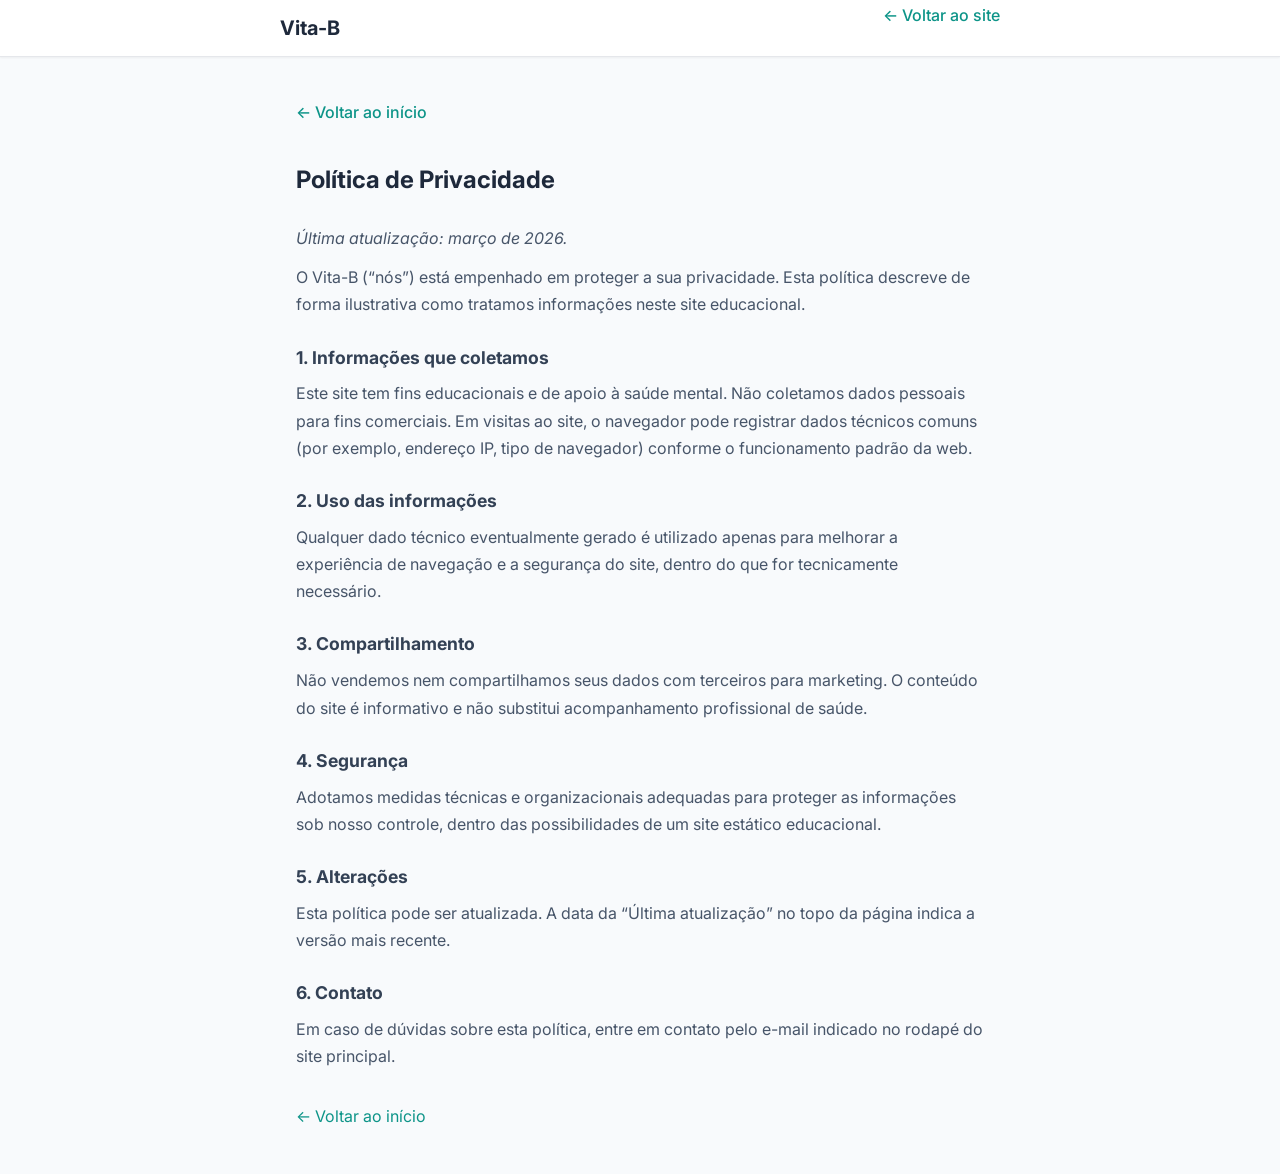
<file: site bournout/politica.html>
<!DOCTYPE html>
<html lang="pt-BR">
<head>
    <meta charset="UTF-8">
    <meta name="viewport" content="width=device-width, initial-scale=1.0, viewport-fit=cover">
    <meta name="theme-color" content="#0d9488">
    <title>Política de Privacidade - Vita-B</title>
    <style>
        @import url('https://fonts.googleapis.com/css2?family=Inter:wght@400;500;600;700&display=swap');
        * { margin: 0; padding: 0; box-sizing: border-box; }
        body { font-family: 'Inter', sans-serif; background: #f8fafc; color: #475569; line-height: 1.7; -webkit-text-size-adjust: 100%; }
        a { color: #0d9488; text-decoration: none; }
        a:hover { text-decoration: underline; }
        nav {
            background: #fff;
            box-shadow: 0 1px 2px rgba(0,0,0,.05);
            border-bottom: 1px solid #e5e7eb;
            padding: 0 1rem;
        }
        nav .container {
            max-width: 720px;
            margin: 0 auto;
            display: flex;
            align-items: center;
            justify-content: space-between;
            height: 56px;
        }
        nav .logo { font-weight: 700; font-size: 1.25rem; color: #1e293b; }
        main { max-width: 720px; margin: 0 auto; padding: 2rem 1rem; }
        h1 { color: #1e293b; font-size: 1.5rem; margin-bottom: 1.5rem; }
        h2 { color: #334155; font-size: 1.1rem; margin: 1.5rem 0 0.5rem; }
        p { margin-bottom: 0.75rem; }
        ul { margin-left: 1.5rem; margin-bottom: 1rem; }
        .back { display: inline-block; margin-bottom: 1.5rem; font-weight: 500; padding: 10px 0; -webkit-tap-highlight-color: transparent; }
        @media (max-width: 768px) {
            body { font-size: 16px; }
            main { padding: 1.25rem 0.75rem; }
            h1 { font-size: 1.3rem; }
            nav .container { padding: 0 0.75rem; }
            .back { min-height: 44px; display: inline-flex; align-items: center; }
        }
    </style>
</head>
<body>
    <nav>
        <div class="container">
            <span class="logo">Vita-B</span>
            <a href="index.html#top" class="back">← Voltar ao site</a>
        </div>
    </nav>
    <main>
        <a href="index.html#top" class="back">← Voltar ao início</a>
        <h1>Política de Privacidade</h1>
        <p><em>Última atualização: março de 2026.</em></p>

        <p>O Vita-B (“nós”) está empenhado em proteger a sua privacidade. Esta política descreve de forma ilustrativa como tratamos informações neste site educacional.</p>

        <h2>1. Informações que coletamos</h2>
        <p>Este site tem fins educacionais e de apoio à saúde mental. Não coletamos dados pessoais para fins comerciais. Em visitas ao site, o navegador pode registrar dados técnicos comuns (por exemplo, endereço IP, tipo de navegador) conforme o funcionamento padrão da web.</p>

        <h2>2. Uso das informações</h2>
        <p>Qualquer dado técnico eventualmente gerado é utilizado apenas para melhorar a experiência de navegação e a segurança do site, dentro do que for tecnicamente necessário.</p>

        <h2>3. Compartilhamento</h2>
        <p>Não vendemos nem compartilhamos seus dados com terceiros para marketing. O conteúdo do site é informativo e não substitui acompanhamento profissional de saúde.</p>

        <h2>4. Segurança</h2>
        <p>Adotamos medidas técnicas e organizacionais adequadas para proteger as informações sob nosso controle, dentro das possibilidades de um site estático educacional.</p>

        <h2>5. Alterações</h2>
        <p>Esta política pode ser atualizada. A data da “Última atualização” no topo da página indica a versão mais recente.</p>

        <h2>6. Contato</h2>
        <p>Em caso de dúvidas sobre esta política, entre em contato pelo e-mail indicado no rodapé do site principal.</p>

        <p style="margin-top:2rem;"><a href="index.html#top">← Voltar ao início</a></p>
    </main>
</body>
</html>
</file>
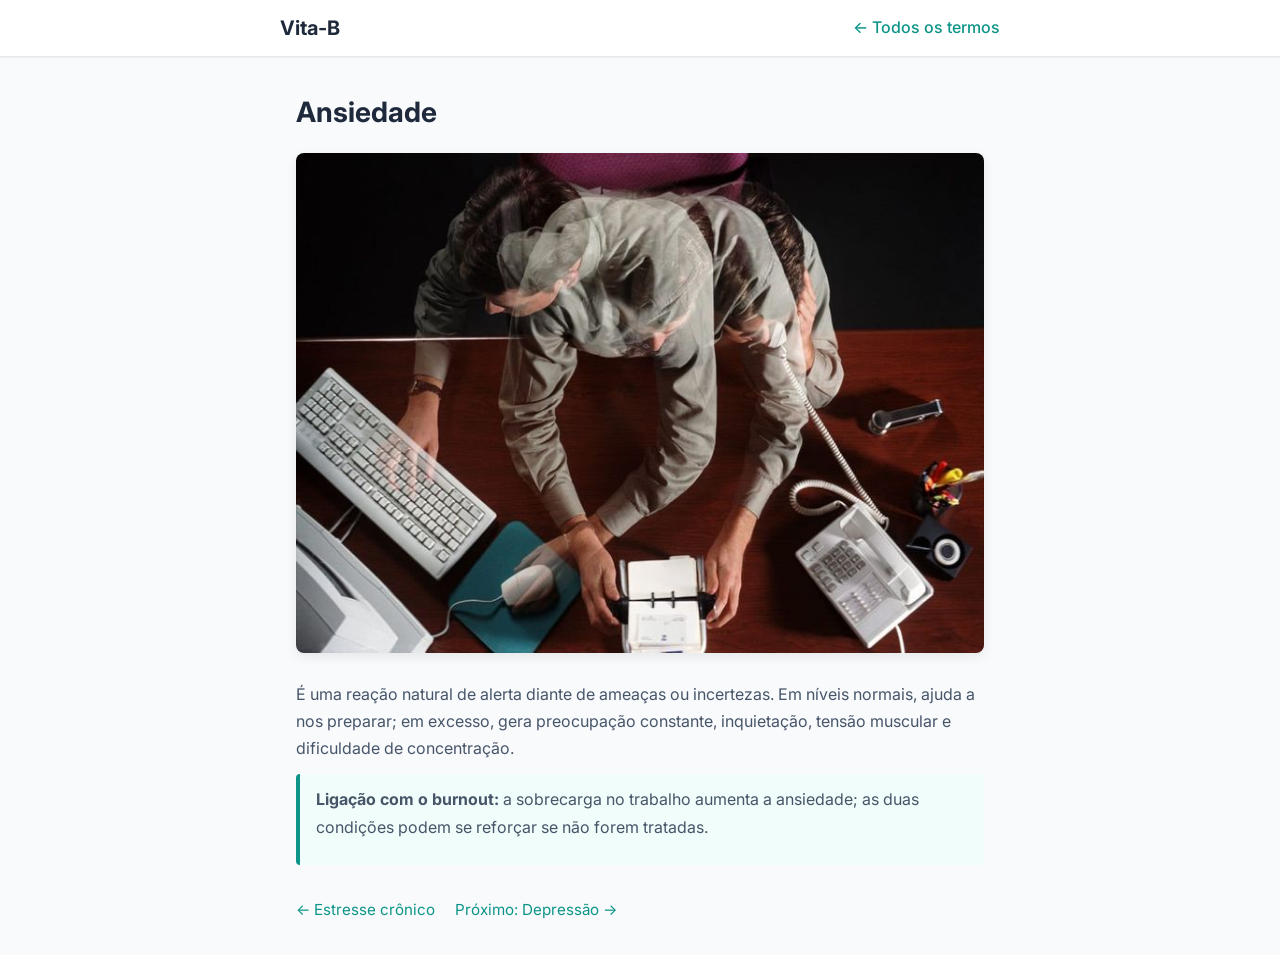
<file: site bournout/termo-ansiedade.html>
<!DOCTYPE html>
<html lang="pt-BR">
<head>
    <meta charset="UTF-8">
    <meta name="viewport" content="width=device-width, initial-scale=1.0, viewport-fit=cover">
    <meta name="theme-color" content="#0d9488">
    <title>Ansiedade — Vita-B</title>
    <style>
        @import url('https://fonts.googleapis.com/css2?family=Inter:wght@400;500;600;700&display=swap');
        * { margin: 0; padding: 0; box-sizing: border-box; }
        body { font-family: 'Inter', sans-serif; background: #f8fafc; color: #475569; line-height: 1.7; -webkit-text-size-adjust: 100%; }
        a { color: #0d9488; text-decoration: none; }
        a:hover { text-decoration: underline; }
        nav {
            background: #fff;
            box-shadow: 0 1px 2px rgba(0,0,0,.05);
            border-bottom: 1px solid #e5e7eb;
            padding: 0 1rem;
        }
        nav .container {
            max-width: 720px;
            margin: 0 auto;
            display: flex;
            align-items: center;
            justify-content: space-between;
            height: 56px;
        }
        nav .logo { font-weight: 700; font-size: 1.25rem; color: #1e293b; }
        nav .back { font-weight: 500; color: #0d9488; padding: 10px 0; -webkit-tap-highlight-color: transparent; }
        main { max-width: 720px; margin: 0 auto; padding: 2rem 1rem; }
        h1 { color: #1e293b; font-size: 1.75rem; margin-bottom: 1rem; }
        .hero { width: 100%; border-radius: 0.5rem; margin-bottom: 1.25rem; box-shadow: 0 4px 12px rgba(0,0,0,.08); }
        p { margin-bottom: 0.75rem; }
        .highlight { background: #f0fdfa; border-left: 4px solid #0d9488; padding: 0.75rem 1rem; margin-top: 0.75rem; border-radius: 0.25rem; }
        .nav-row { display: flex; flex-wrap: wrap; gap: 0.75rem 1.25rem; margin-top: 2rem; font-size: 0.95rem; }
        @media (max-width: 768px) {
            body { font-size: 16px; }
            main { padding: 1.25rem 0.75rem; }
            h1 { font-size: 1.4rem; }
            nav .container { padding: 0 0.75rem; }
            nav .back { min-height: 44px; display: inline-flex; align-items: center; }
        }
    </style>
</head>
<body>
    <nav>
        <div class="container">
            <span class="logo">Vita-B</span>
            <a href="termos.html" class="back">← Todos os termos</a>
        </div>
    </nav>
    <main>
        <h1>Ansiedade</h1>
        <img class="hero" src="../imagens/ansiedade.jpeg" alt="Anotações e reflexão: ansiedade muitas vezes se manifesta como inquietação e tensão" width="900" height="500" loading="eager" decoding="async">
        <p>É uma reação natural de alerta diante de ameaças ou incertezas. Em níveis normais, ajuda a nos preparar; em excesso, gera preocupação constante, inquietação, tensão muscular e dificuldade de concentração.</p>
        <div class="highlight">
            <p><strong>Ligação com o burnout:</strong> a sobrecarga no trabalho aumenta a ansiedade; as duas condições podem se reforçar se não forem tratadas.</p>
        </div>
        <div class="nav-row">
            <a href="termo-estresse-cronico.html">← Estresse crônico</a>
            <a href="termo-depressao.html">Próximo: Depressão →</a>
        </div>
    </main>
</body>
</html>
</file>
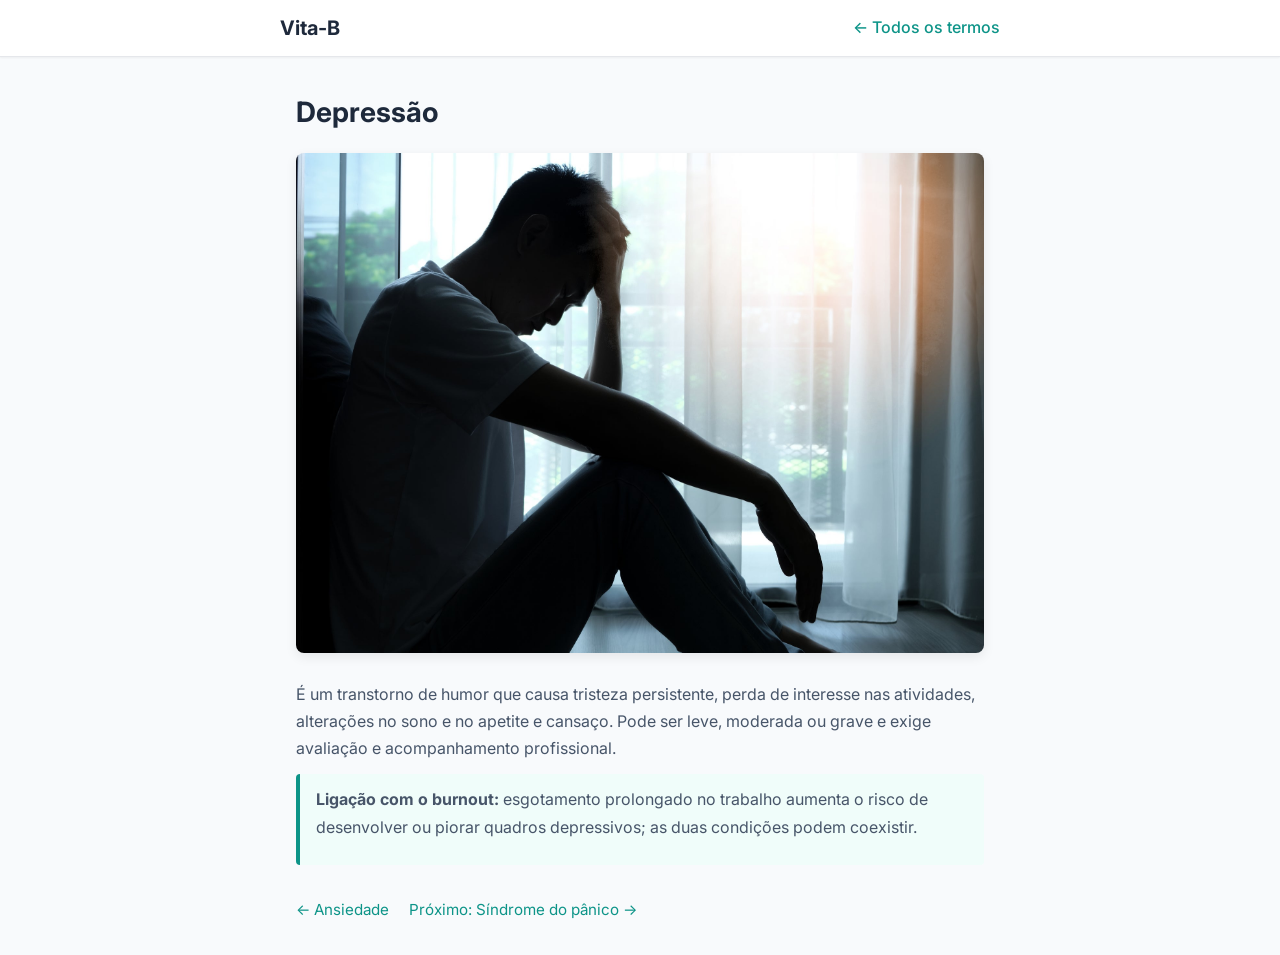
<file: site bournout/termo-depressao.html>
<!DOCTYPE html>
<html lang="pt-BR">
<head>
    <meta charset="UTF-8">
    <meta name="viewport" content="width=device-width, initial-scale=1.0, viewport-fit=cover">
    <meta name="theme-color" content="#0d9488">
    <title>Depressão — Vita-B</title>
    <style>
        @import url('https://fonts.googleapis.com/css2?family=Inter:wght@400;500;600;700&display=swap');
        * { margin: 0; padding: 0; box-sizing: border-box; }
        body { font-family: 'Inter', sans-serif; background: #f8fafc; color: #475569; line-height: 1.7; -webkit-text-size-adjust: 100%; }
        a { color: #0d9488; text-decoration: none; }
        a:hover { text-decoration: underline; }
        nav {
            background: #fff;
            box-shadow: 0 1px 2px rgba(0,0,0,.05);
            border-bottom: 1px solid #e5e7eb;
            padding: 0 1rem;
        }
        nav .container {
            max-width: 720px;
            margin: 0 auto;
            display: flex;
            align-items: center;
            justify-content: space-between;
            height: 56px;
        }
        nav .logo { font-weight: 700; font-size: 1.25rem; color: #1e293b; }
        nav .back { font-weight: 500; color: #0d9488; padding: 10px 0; -webkit-tap-highlight-color: transparent; }
        main { max-width: 720px; margin: 0 auto; padding: 2rem 1rem; }
        h1 { color: #1e293b; font-size: 1.75rem; margin-bottom: 1rem; }
        .hero { width: 100%; border-radius: 0.5rem; margin-bottom: 1.25rem; box-shadow: 0 4px 12px rgba(0,0,0,.08); }
        p { margin-bottom: 0.75rem; }
        .highlight { background: #f0fdfa; border-left: 4px solid #0d9488; padding: 0.75rem 1rem; margin-top: 0.75rem; border-radius: 0.25rem; }
        .nav-row { display: flex; flex-wrap: wrap; gap: 0.75rem 1.25rem; margin-top: 2rem; font-size: 0.95rem; }
        @media (max-width: 768px) {
            body { font-size: 16px; }
            main { padding: 1.25rem 0.75rem; }
            h1 { font-size: 1.4rem; }
            nav .container { padding: 0 0.75rem; }
            nav .back { min-height: 44px; display: inline-flex; align-items: center; }
        }
    </style>
</head>
<body>
    <nav>
        <div class="container">
            <span class="logo">Vita-B</span>
            <a href="termos.html" class="back">← Todos os termos</a>
        </div>
    </nav>
    <main>
        <h1>Depressão</h1>
        <img class="hero" src="../imagens/biotipos-depressao.jpeg" alt="Conversa de apoio: depressão pede avaliação e acompanhamento profissional" width="900" height="500" loading="eager" decoding="async" referrerpolicy="no-referrer-when-downgrade">
        <p>É um transtorno de humor que causa tristeza persistente, perda de interesse nas atividades, alterações no sono e no apetite e cansaço. Pode ser leve, moderada ou grave e exige avaliação e acompanhamento profissional.</p>
        <div class="highlight">
            <p><strong>Ligação com o burnout:</strong> esgotamento prolongado no trabalho aumenta o risco de desenvolver ou piorar quadros depressivos; as duas condições podem coexistir.</p>
        </div>
        <div class="nav-row">
            <a href="termo-ansiedade.html">← Ansiedade</a>
            <a href="termo-sindrome-do-panico.html">Próximo: Síndrome do pânico →</a>
        </div>
    </main>
</body>
</html>
</file>
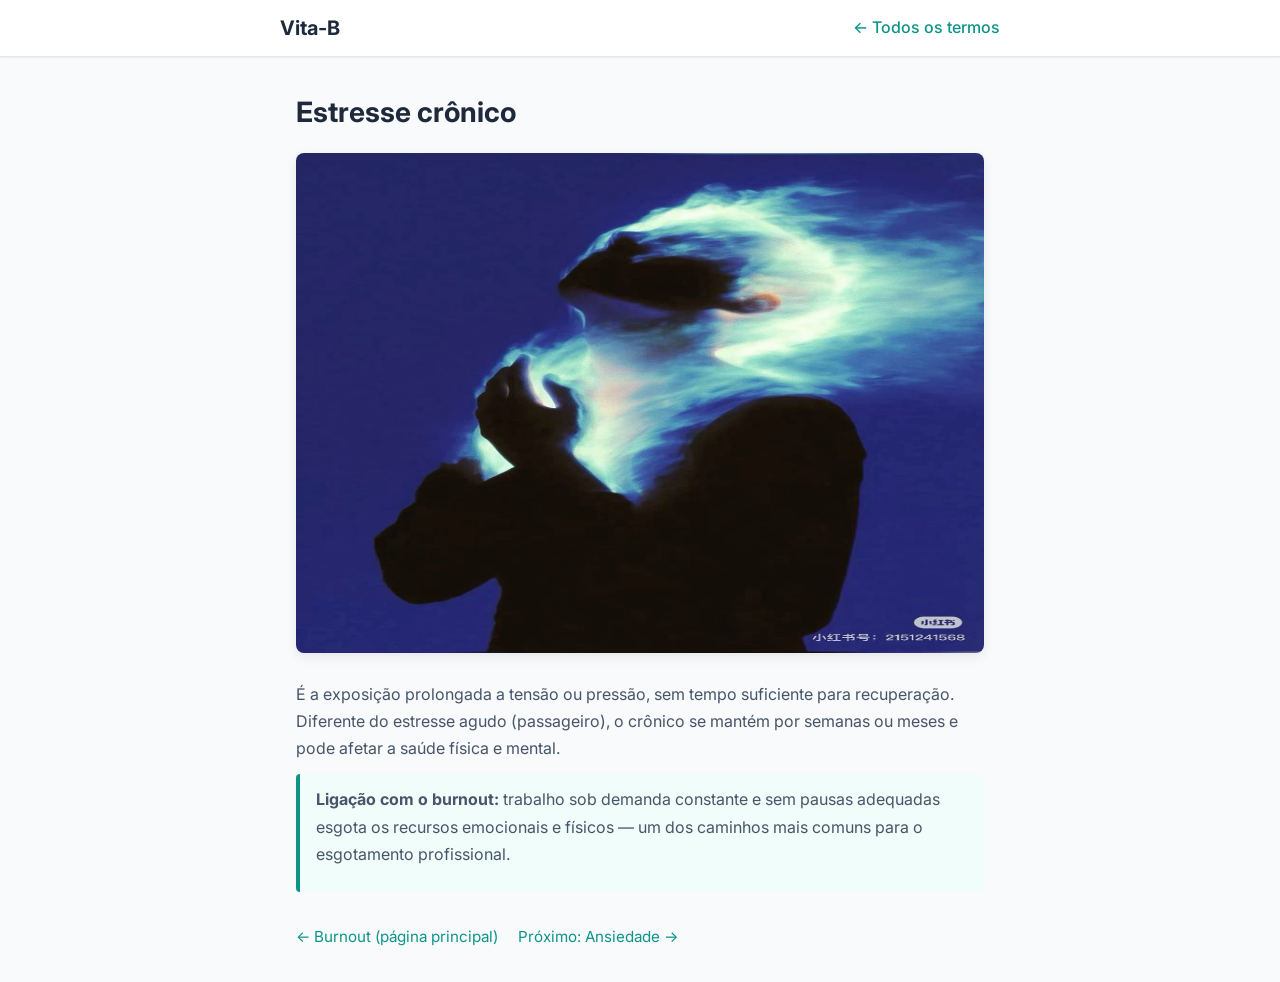
<file: site bournout/termo-estresse-cronico.html>
<!DOCTYPE html>
<html lang="pt-BR">
<head>
    <meta charset="UTF-8">
    <meta name="viewport" content="width=device-width, initial-scale=1.0, viewport-fit=cover">
    <meta name="theme-color" content="#0d9488">
    <title>Estresse crônico — Vita-B</title>
    <style>
        @import url('https://fonts.googleapis.com/css2?family=Inter:wght@400;500;600;700&display=swap');
        * { margin: 0; padding: 0; box-sizing: border-box; }
        body { font-family: 'Inter', sans-serif; background: #f8fafc; color: #475569; line-height: 1.7; -webkit-text-size-adjust: 100%; }
        a { color: #0d9488; text-decoration: none; }
        a:hover { text-decoration: underline; }
        nav {
            background: #fff;
            box-shadow: 0 1px 2px rgba(0,0,0,.05);
            border-bottom: 1px solid #e5e7eb;
            padding: 0 1rem;
        }
        nav .container {
            max-width: 720px;
            margin: 0 auto;
            display: flex;
            align-items: center;
            justify-content: space-between;
            height: 56px;
        }
        nav .logo { font-weight: 700; font-size: 1.25rem; color: #1e293b; }
        nav .back { font-weight: 500; color: #0d9488; padding: 10px 0; -webkit-tap-highlight-color: transparent; }
        main { max-width: 720px; margin: 0 auto; padding: 2rem 1rem; }
        h1 { color: #1e293b; font-size: 1.75rem; margin-bottom: 1rem; }
        .hero { width: 100%; border-radius: 0.5rem; margin-bottom: 1.25rem; box-shadow: 0 4px 12px rgba(0,0,0,.08); }
        p { margin-bottom: 0.75rem; }
        .highlight { background: #f0fdfa; border-left: 4px solid #0d9488; padding: 0.75rem 1rem; margin-top: 0.75rem; border-radius: 0.25rem; }
        .nav-row { display: flex; flex-wrap: wrap; gap: 0.75rem 1.25rem; margin-top: 2rem; font-size: 0.95rem; }
        @media (max-width: 768px) {
            body { font-size: 16px; }
            main { padding: 1.25rem 0.75rem; }
            h1 { font-size: 1.4rem; }
            nav .container { padding: 0 0.75rem; }
            nav .back { min-height: 44px; display: inline-flex; align-items: center; }
        }
    </style>
</head>
<body>
    <nav>
        <div class="container">
            <span class="logo">Vita-B</span>
            <a href="termos.html" class="back">← Todos os termos</a>
        </div>
    </nav>
    <main>
        <h1>Estresse crônico</h1>
        <img class="hero" src="../imagens/estresse.jpeg" alt="Paisagem aberta: estresse crônico é como uma pressão que não passa" width="900" height="500" loading="eager" decoding="async">
        <p>É a exposição prolongada a tensão ou pressão, sem tempo suficiente para recuperação. Diferente do estresse agudo (passageiro), o crônico se mantém por semanas ou meses e pode afetar a saúde física e mental.</p>
        <div class="highlight">
            <p><strong>Ligação com o burnout:</strong> trabalho sob demanda constante e sem pausas adequadas esgota os recursos emocionais e físicos — um dos caminhos mais comuns para o esgotamento profissional.</p>
        </div>
        <div class="nav-row">
            <a href="index.html#top">← Burnout (página principal)</a>
            <a href="termo-ansiedade.html">Próximo: Ansiedade →</a>
        </div>
    </main>
</body>
</html>
</file>
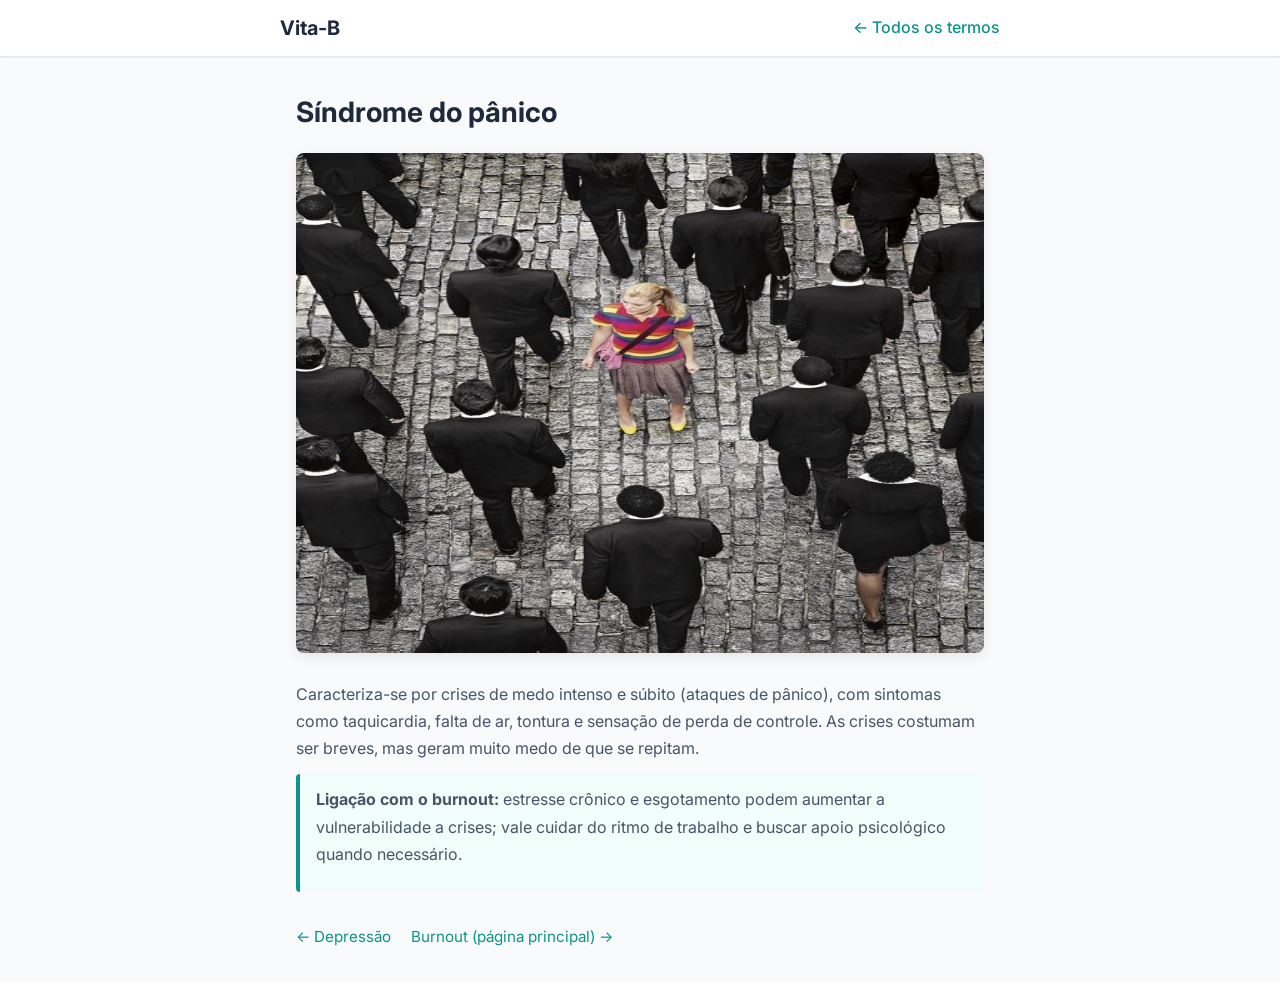
<file: site bournout/termo-sindrome-do-panico.html>
<!DOCTYPE html>
<html lang="pt-BR">
<head>
    <meta charset="UTF-8">
    <meta name="viewport" content="width=device-width, initial-scale=1.0, viewport-fit=cover">
    <meta name="theme-color" content="#0d9488">
    <title>Síndrome do pânico — Vita-B</title>
    <style>
        @import url('https://fonts.googleapis.com/css2?family=Inter:wght@400;500;600;700&display=swap');
        * { margin: 0; padding: 0; box-sizing: border-box; }
        body { font-family: 'Inter', sans-serif; background: #f8fafc; color: #475569; line-height: 1.7; -webkit-text-size-adjust: 100%; }
        a { color: #0d9488; text-decoration: none; }
        a:hover { text-decoration: underline; }
        nav {
            background: #fff;
            box-shadow: 0 1px 2px rgba(0,0,0,.05);
            border-bottom: 1px solid #e5e7eb;
            padding: 0 1rem;
        }
        nav .container {
            max-width: 720px;
            margin: 0 auto;
            display: flex;
            align-items: center;
            justify-content: space-between;
            height: 56px;
        }
        nav .logo { font-weight: 700; font-size: 1.25rem; color: #1e293b; }
        nav .back { font-weight: 500; color: #0d9488; padding: 10px 0; -webkit-tap-highlight-color: transparent; }
        main { max-width: 720px; margin: 0 auto; padding: 2rem 1rem; }
        h1 { color: #1e293b; font-size: 1.75rem; margin-bottom: 1rem; }
        .hero { width: 100%; border-radius: 0.5rem; margin-bottom: 1.25rem; box-shadow: 0 4px 12px rgba(0,0,0,.08); }
        p { margin-bottom: 0.75rem; }
        .highlight { background: #f0fdfa; border-left: 4px solid #0d9488; padding: 0.75rem 1rem; margin-top: 0.75rem; border-radius: 0.25rem; }
        .nav-row { display: flex; flex-wrap: wrap; gap: 0.75rem 1.25rem; margin-top: 2rem; font-size: 0.95rem; }
        @media (max-width: 768px) {
            body { font-size: 16px; }
            main { padding: 1.25rem 0.75rem; }
            h1 { font-size: 1.4rem; }
            nav .container { padding: 0 0.75rem; }
            nav .back { min-height: 44px; display: inline-flex; align-items: center; }
        }
    </style>
</head>
<body>
    <nav>
        <div class="container">
            <span class="logo">Vita-B</span>
            <a href="termos.html" class="back">← Todos os termos</a>
        </div>
    </nav>
    <main>
        <h1>Síndrome do pânico</h1>
        <img class="hero" src="../imagens/panico.jpeg" alt="Momento de respiração e calma: apoio no manejo de ansiedade e crises de pânico" width="900" height="500" loading="eager" decoding="async">
        <p>Caracteriza-se por crises de medo intenso e súbito (ataques de pânico), com sintomas como taquicardia, falta de ar, tontura e sensação de perda de controle. As crises costumam ser breves, mas geram muito medo de que se repitam.</p>
        <div class="highlight">
            <p><strong>Ligação com o burnout:</strong> estresse crônico e esgotamento podem aumentar a vulnerabilidade a crises; vale cuidar do ritmo de trabalho e buscar apoio psicológico quando necessário.</p>
        </div>
        <div class="nav-row">
            <a href="termo-depressao.html">← Depressão</a>
            <a href="index.html#top">Burnout (página principal) →</a>
        </div>
    </main>
</body>
</html>
</file>
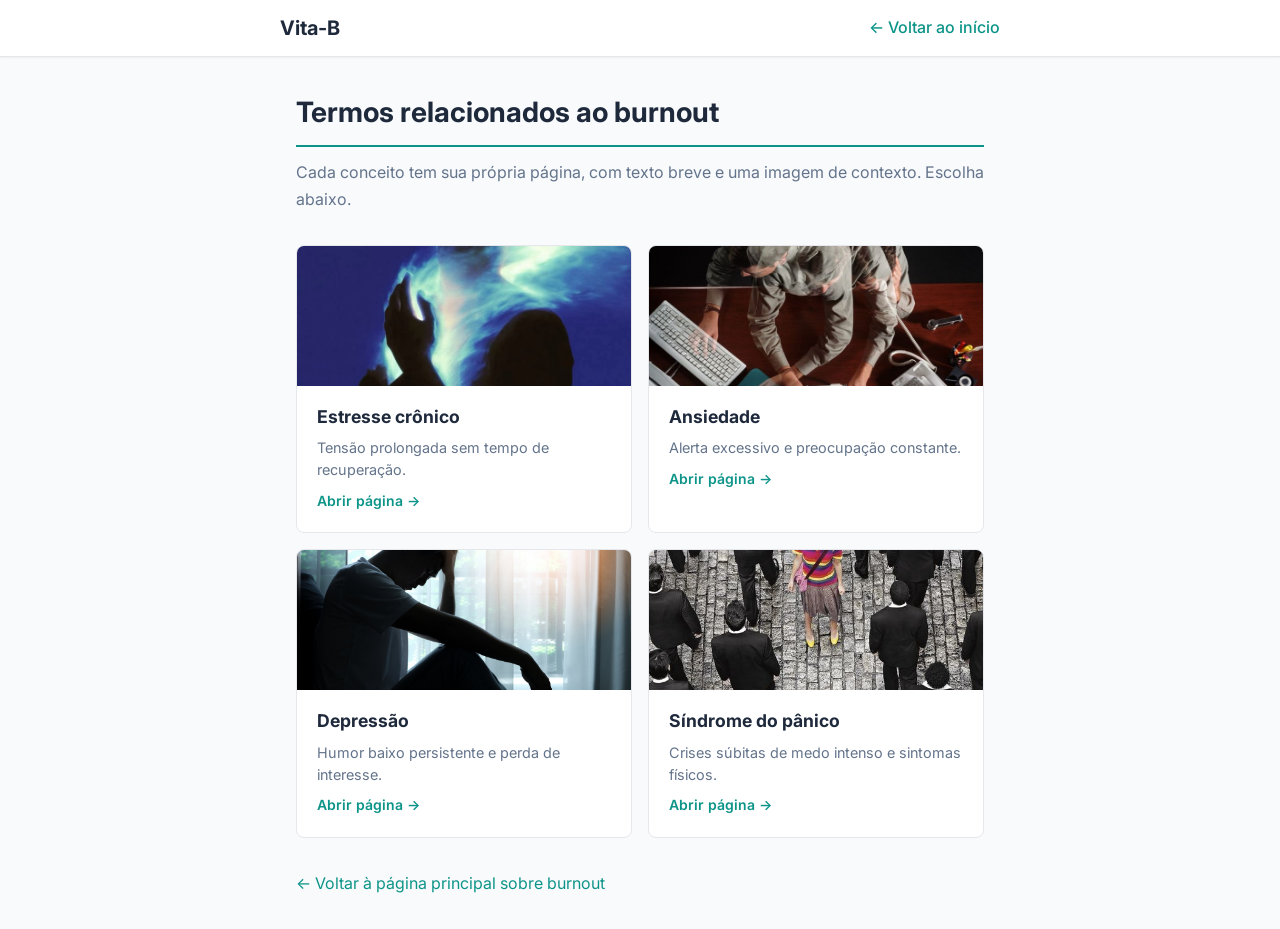
<file: site bournout/termos.html>
<!DOCTYPE html>
<html lang="pt-BR">
<head>
    <meta charset="UTF-8">
    <meta name="viewport" content="width=device-width, initial-scale=1.0, viewport-fit=cover">
    <meta name="theme-color" content="#0d9488">
    <title>Termos relacionados ao burnout — Vita-B</title>
    <style>
        @import url('https://fonts.googleapis.com/css2?family=Inter:wght@400;500;600;700&display=swap');
        * { margin: 0; padding: 0; box-sizing: border-box; }
        body { font-family: 'Inter', sans-serif; background: #f8fafc; color: #475569; line-height: 1.7; -webkit-text-size-adjust: 100%; }
        a { color: #0d9488; text-decoration: none; }
        a:hover { text-decoration: underline; }
        nav {
            background: #fff;
            box-shadow: 0 1px 2px rgba(0,0,0,.05);
            border-bottom: 1px solid #e5e7eb;
            padding: 0 1rem;
        }
        nav .container {
            max-width: 720px;
            margin: 0 auto;
            display: flex;
            align-items: center;
            justify-content: space-between;
            height: 56px;
        }
        nav .logo { font-weight: 700; font-size: 1.25rem; color: #1e293b; }
        nav .back { font-weight: 500; color: #0d9488; padding: 10px 0; -webkit-tap-highlight-color: transparent; }
        main { max-width: 720px; margin: 0 auto; padding: 2rem 1rem; }
        h1 { color: #1e293b; font-size: 1.75rem; margin-bottom: 0.75rem; border-bottom: 2px solid #0d9488; padding-bottom: 0.5rem; }
        .intro { margin-bottom: 2rem; color: #64748b; }
        .grid { display: grid; gap: 1rem; }
        @media (min-width: 520px) { .grid { grid-template-columns: 1fr 1fr; } }
        .card {
            display: block;
            background: #fff;
            border: 1px solid #e5e7eb;
            border-radius: 0.5rem;
            overflow: hidden;
            transition: border-color .2s, box-shadow .2s;
            color: inherit;
            text-decoration: none;
        }
        .card:hover { border-color: #5eead4; box-shadow: 0 4px 12px rgba(13,148,136,.12); text-decoration: none; }
        .card img { width: 100%; height: 140px; object-fit: cover; display: block; }
        .card-body { padding: 1rem 1.25rem 1.25rem; }
        .card h2 { font-size: 1.1rem; color: #1e293b; margin-bottom: 0.35rem; }
        .card p { font-size: 0.9rem; color: #64748b; line-height: 1.5; }
        .card .more { font-size: 0.875rem; font-weight: 600; color: #0d9488; margin-top: 0.5rem; }
        @media (max-width: 768px) {
            body { font-size: 16px; }
            main { padding: 1.25rem 0.75rem; }
            h1 { font-size: 1.4rem; }
            nav .container { padding: 0 0.75rem; }
            nav .back { min-height: 44px; display: inline-flex; align-items: center; }
        }
    </style>
</head>
<body>
    <nav>
        <div class="container">
            <span class="logo">Vita-B</span>
            <a href="index.html#top" class="back">← Voltar ao início</a>
        </div>
    </nav>
    <main>
        <h1>Termos relacionados ao burnout</h1>
        <p class="intro">Cada conceito tem sua própria página, com texto breve e uma imagem de contexto. Escolha abaixo.</p>
        <div class="grid">
            <a class="card" href="termo-estresse-cronico.html">
                <img src="../imagens/estresse.jpeg" alt="" width="600" height="140" loading="lazy" decoding="async">
                <div class="card-body">
                    <h2>Estresse crônico</h2>
                    <p>Tensão prolongada sem tempo de recuperação.</p>
                    <div class="more">Abrir página →</div>
                </div>
            </a>
            <a class="card" href="termo-ansiedade.html">
                <img src="../imagens/ansiedade.jpeg" alt="" width="600" height="140" loading="lazy" decoding="async">
                <div class="card-body">
                    <h2>Ansiedade</h2>
                    <p>Alerta excessivo e preocupação constante.</p>
                    <div class="more">Abrir página →</div>
                </div>
            </a>
            <a class="card" href="termo-depressao.html">
                <img src="../imagens/biotipos-depressao.jpeg" alt="" width="600" height="140" loading="lazy" decoding="async" referrerpolicy="no-referrer-when-downgrade">
                <div class="card-body">
                    <h2>Depressão</h2>
                    <p>Humor baixo persistente e perda de interesse.</p>
                    <div class="more">Abrir página →</div>
                </div>
            </a>
            <a class="card" href="termo-sindrome-do-panico.html">
                <img src="../imagens/panico.jpeg" alt="" width="600" height="140" loading="lazy" decoding="async">
                <div class="card-body">
                    <h2>Síndrome do pânico</h2>
                    <p>Crises súbitas de medo intenso e sintomas físicos.</p>
                    <div class="more">Abrir página →</div>
                </div>
            </a>
        </div>
        <p style="margin-top:2rem;"><a href="index.html#top">← Voltar à página principal sobre burnout</a></p>
    </main>
</body>
</html>
</file>
